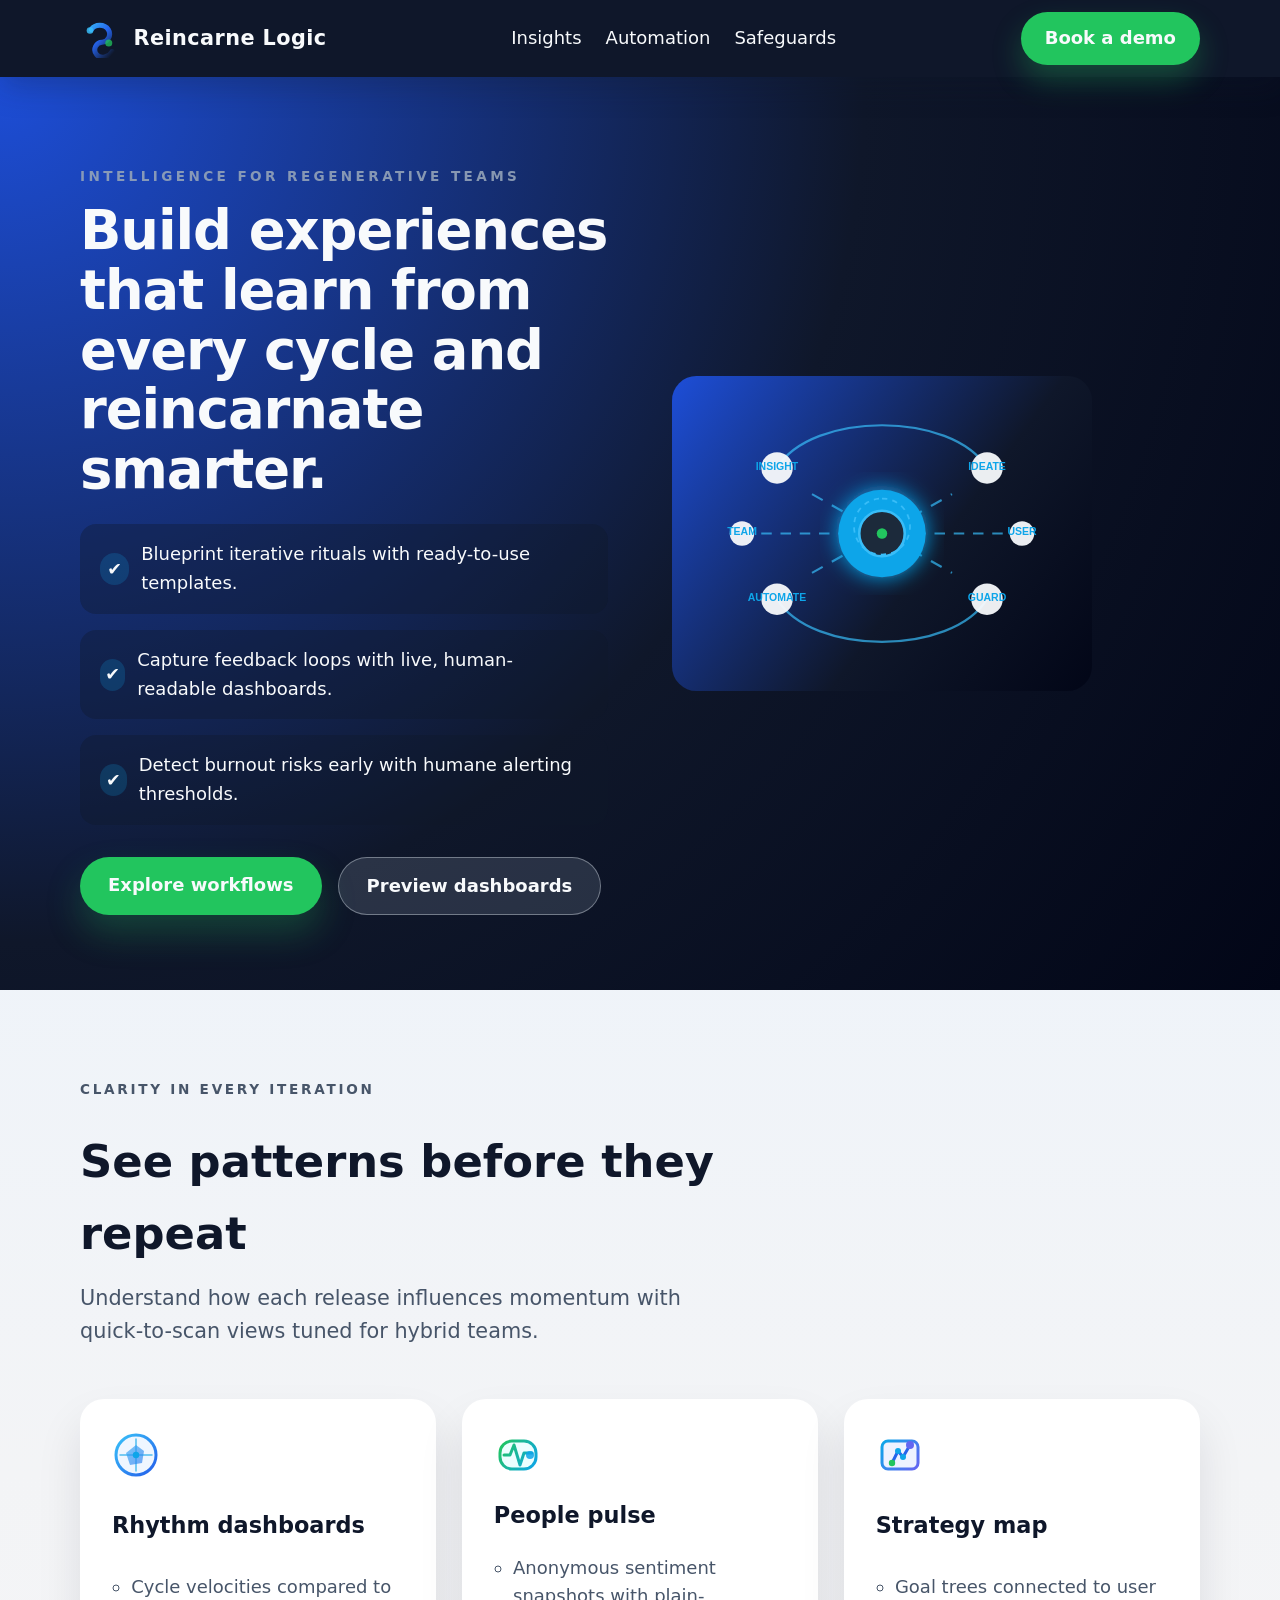
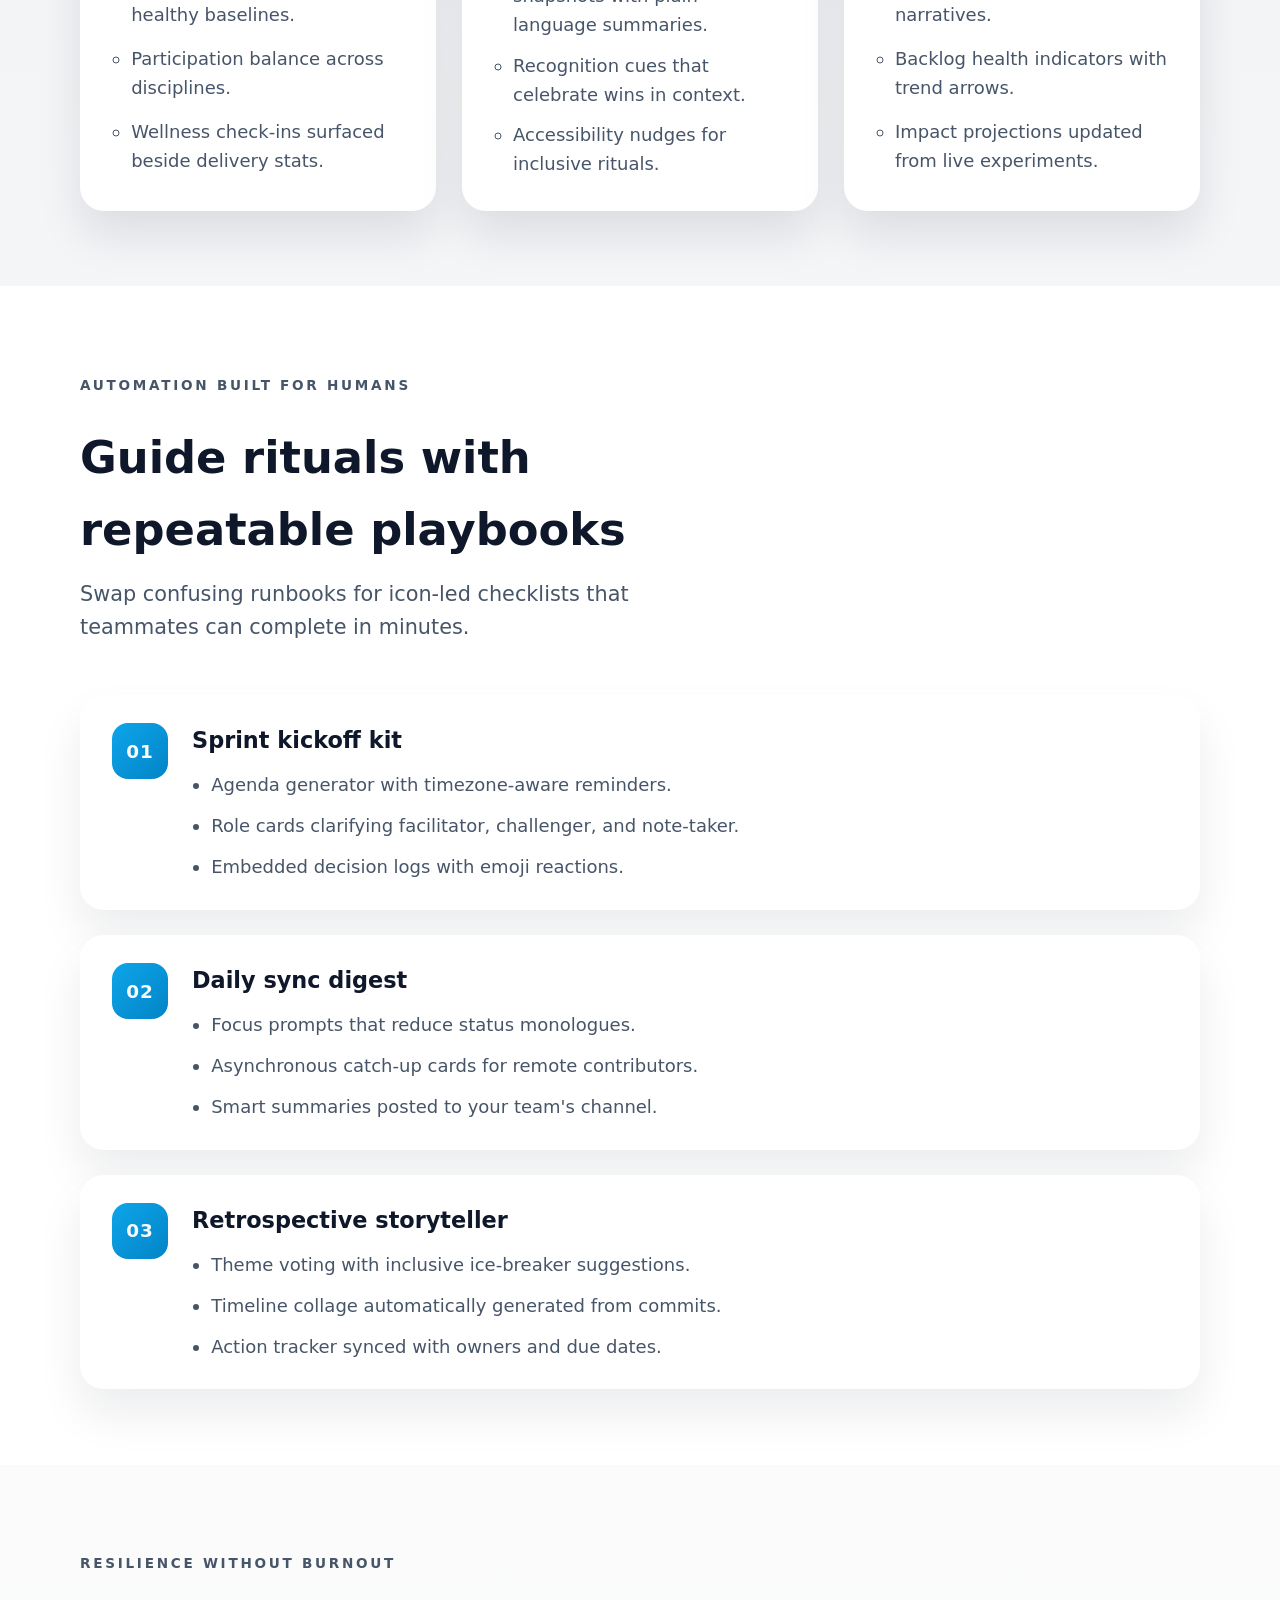
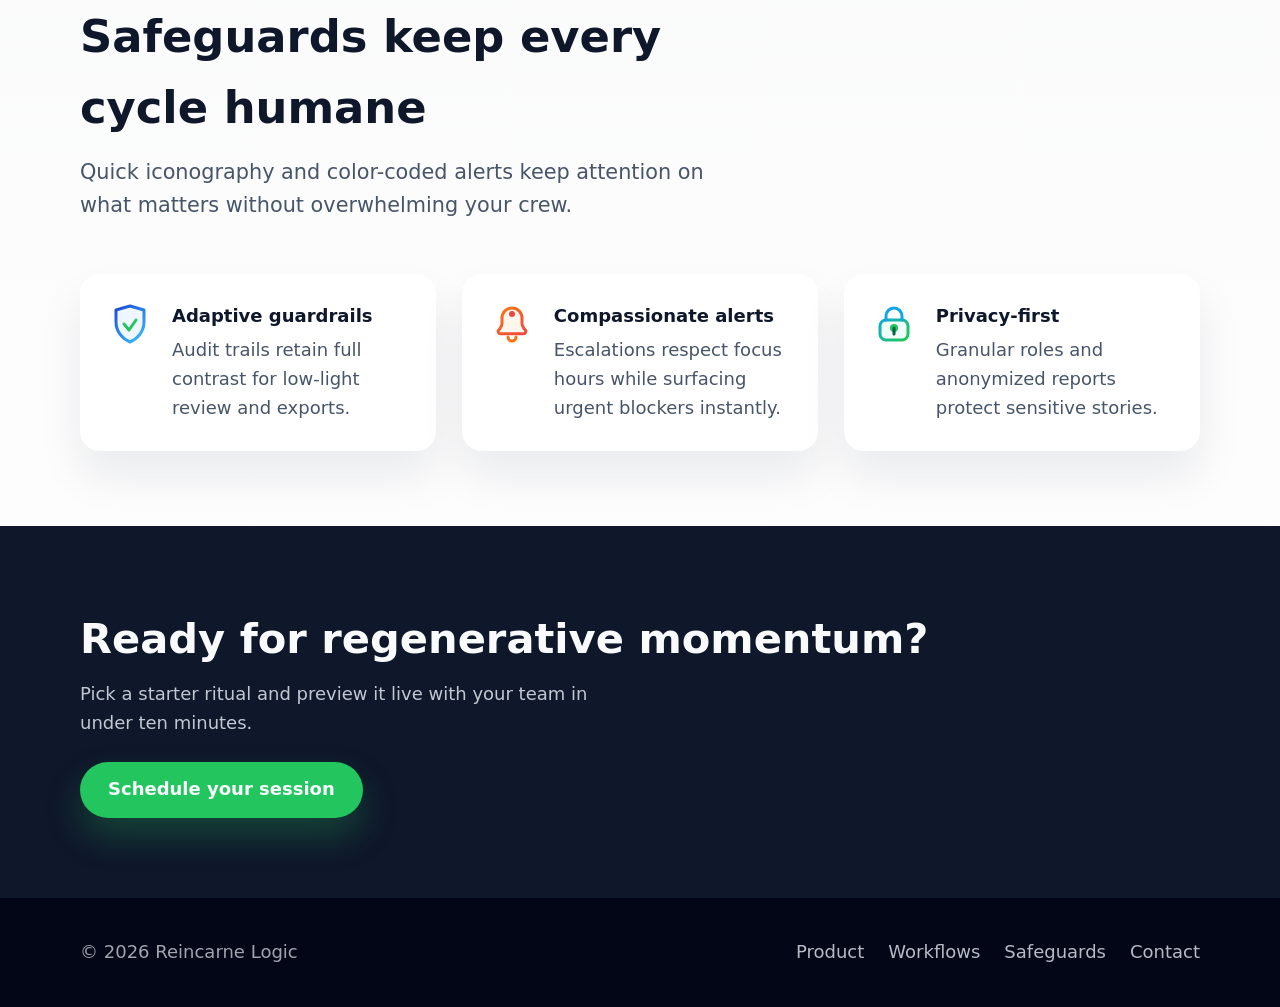
<file: index.html>
<!doctype html>
<html lang="en">
  <head>
    <meta charset="utf-8" />
    <meta name="viewport" content="width=device-width, initial-scale=1" />
    <title>Reincarne Logic | Adaptive System Design</title>
    <meta
      name="description"
      content="Design adaptive systems with clear insights, automated rituals, and resilient safeguards tailored for regenerative product teams."
    />
    <link rel="stylesheet" href="styles.css" />
  </head>
  <body>
    <a class="skip-link" href="#main">Skip to main content</a>
    <header class="site-header">
      <div class="container nav-wrapper">
        <div class="brand">
          <img
            src="assets/reincarne-mark.svg"
            alt="Reincarne Logic infinity logo"
            class="brand-mark"
            width="40"
            height="40"
          />
          <span class="brand-name">Reincarne Logic</span>
        </div>
        <nav aria-label="Primary">
          <ul class="nav-links">
            <li><a href="#insights">Insights</a></li>
            <li><a href="#automation">Automation</a></li>
            <li><a href="#safeguards">Safeguards</a></li>
          </ul>
        </nav>
        <a class="cta-button" href="#contact">Book a demo</a>
      </div>
    </header>

    <main id="main">
      <section class="hero" aria-labelledby="hero-title">
        <div class="container hero-content">
          <div class="hero-text">
            <p class="eyebrow">Intelligence for regenerative teams</p>
            <h1 id="hero-title">
              Build experiences that learn from every cycle and reincarnate
              smarter.
            </h1>
            <ul class="highlight-list" aria-label="Key benefits">
              <li>Blueprint iterative rituals with ready-to-use templates.</li>
              <li>
                Capture feedback loops with live, human-readable dashboards.
              </li>
              <li>
                Detect burnout risks early with humane alerting thresholds.
              </li>
            </ul>
            <div class="hero-actions">
              <a class="primary-action" href="#automation">Explore workflows</a>
              <a class="secondary-action" href="#insights"
                >Preview dashboards</a
              >
            </div>
          </div>
          <div class="hero-visual" role="presentation">
            <img
              src="assets/hero-illustration.svg"
              alt="Network nodes connecting data, automations, and safeguards"
              class="hero-illustration"
              width="420"
              height="360"
            />
          </div>
        </div>
      </section>

      <section id="insights" class="section" aria-labelledby="insight-title">
        <div class="container">
          <div class="section-header">
            <p class="eyebrow">Clarity in every iteration</p>
            <h2 id="insight-title">See patterns before they repeat</h2>
            <p class="section-intro">
              Understand how each release influences momentum with quick-to-scan
              views tuned for hybrid teams.
            </p>
          </div>
          <ul class="card-grid">
            <li class="feature-card">
              <img
                src="assets/insight.svg"
                alt="Analytics radar icon"
                class="feature-icon"
              />
              <h3>Rhythm dashboards</h3>
              <ul class="item-list">
                <li>Cycle velocities compared to healthy baselines.</li>
                <li>Participation balance across disciplines.</li>
                <li>Wellness check-ins surfaced beside delivery stats.</li>
              </ul>
            </li>
            <li class="feature-card">
              <img
                src="assets/pulse.svg"
                alt="Pulse wave icon"
                class="feature-icon"
              />
              <h3>People pulse</h3>
              <ul class="item-list">
                <li>
                  Anonymous sentiment snapshots with plain-language summaries.
                </li>
                <li>Recognition cues that celebrate wins in context.</li>
                <li>Accessibility nudges for inclusive rituals.</li>
              </ul>
            </li>
            <li class="feature-card">
              <img
                src="assets/map.svg"
                alt="Strategy map icon"
                class="feature-icon"
              />
              <h3>Strategy map</h3>
              <ul class="item-list">
                <li>Goal trees connected to user narratives.</li>
                <li>Backlog health indicators with trend arrows.</li>
                <li>Impact projections updated from live experiments.</li>
              </ul>
            </li>
          </ul>
        </div>
      </section>

      <section
        id="automation"
        class="section section-alt"
        aria-labelledby="automation-title"
      >
        <div class="container">
          <div class="section-header">
            <p class="eyebrow">Automation built for humans</p>
            <h2 id="automation-title">
              Guide rituals with repeatable playbooks
            </h2>
            <p class="section-intro">
              Swap confusing runbooks for icon-led checklists that teammates can
              complete in minutes.
            </p>
          </div>
          <div class="timeline">
            <article class="timeline-step">
              <div class="step-label">01</div>
              <div class="step-content">
                <h3>Sprint kickoff kit</h3>
                <ul class="item-list">
                  <li>Agenda generator with timezone-aware reminders.</li>
                  <li>
                    Role cards clarifying facilitator, challenger, and
                    note-taker.
                  </li>
                  <li>Embedded decision logs with emoji reactions.</li>
                </ul>
              </div>
            </article>
            <article class="timeline-step">
              <div class="step-label">02</div>
              <div class="step-content">
                <h3>Daily sync digest</h3>
                <ul class="item-list">
                  <li>Focus prompts that reduce status monologues.</li>
                  <li>Asynchronous catch-up cards for remote contributors.</li>
                  <li>Smart summaries posted to your team's channel.</li>
                </ul>
              </div>
            </article>
            <article class="timeline-step">
              <div class="step-label">03</div>
              <div class="step-content">
                <h3>Retrospective storyteller</h3>
                <ul class="item-list">
                  <li>Theme voting with inclusive ice-breaker suggestions.</li>
                  <li>
                    Timeline collage automatically generated from commits.
                  </li>
                  <li>Action tracker synced with owners and due dates.</li>
                </ul>
              </div>
            </article>
          </div>
        </div>
      </section>

      <section
        id="safeguards"
        class="section"
        aria-labelledby="safeguard-title"
      >
        <div class="container">
          <div class="section-header">
            <p class="eyebrow">Resilience without burnout</p>
            <h2 id="safeguard-title">Safeguards keep every cycle humane</h2>
            <p class="section-intro">
              Quick iconography and color-coded alerts keep attention on what
              matters without overwhelming your crew.
            </p>
          </div>
          <div class="metric-grid" role="list">
            <div class="metric-card" role="listitem">
              <img
                src="assets/shield.svg"
                alt="Shield icon"
                class="metric-icon"
              />
              <div>
                <p class="metric-label">Adaptive guardrails</p>
                <p class="metric-detail">
                  Audit trails retain full contrast for low-light review and
                  exports.
                </p>
              </div>
            </div>
            <div class="metric-card" role="listitem">
              <img
                src="assets/alert.svg"
                alt="Bell alert icon"
                class="metric-icon"
              />
              <div>
                <p class="metric-label">Compassionate alerts</p>
                <p class="metric-detail">
                  Escalations respect focus hours while surfacing urgent
                  blockers instantly.
                </p>
              </div>
            </div>
            <div class="metric-card" role="listitem">
              <img
                src="assets/lock.svg"
                alt="Secure lock icon"
                class="metric-icon"
              />
              <div>
                <p class="metric-label">Privacy-first</p>
                <p class="metric-detail">
                  Granular roles and anonymized reports protect sensitive
                  stories.
                </p>
              </div>
            </div>
          </div>
        </div>
      </section>

      <section id="contact" class="cta-section" aria-labelledby="cta-title">
        <div class="container cta-content">
          <div>
            <h2 id="cta-title">Ready for regenerative momentum?</h2>
            <p>
              Pick a starter ritual and preview it live with your team in under
              ten minutes.
            </p>
          </div>
          <a class="primary-action" href="mailto:hello@reincarnelogic.com"
            >Schedule your session</a
          >
        </div>
      </section>
    </main>

    <footer class="site-footer">
      <div class="container footer-content">
        <p class="footer-brand">© <span id="year"></span> Reincarne Logic</p>
        <ul class="footer-links">
          <li><a href="#insights">Product</a></li>
          <li><a href="#automation">Workflows</a></li>
          <li><a href="#safeguards">Safeguards</a></li>
          <li><a href="#contact">Contact</a></li>
        </ul>
      </div>
    </footer>

    <script>
      const yearEl = document.getElementById("year");
      if (yearEl) {
        yearEl.textContent = new Date().getFullYear();
      }
    </script>
  </body>
</html>
</file>
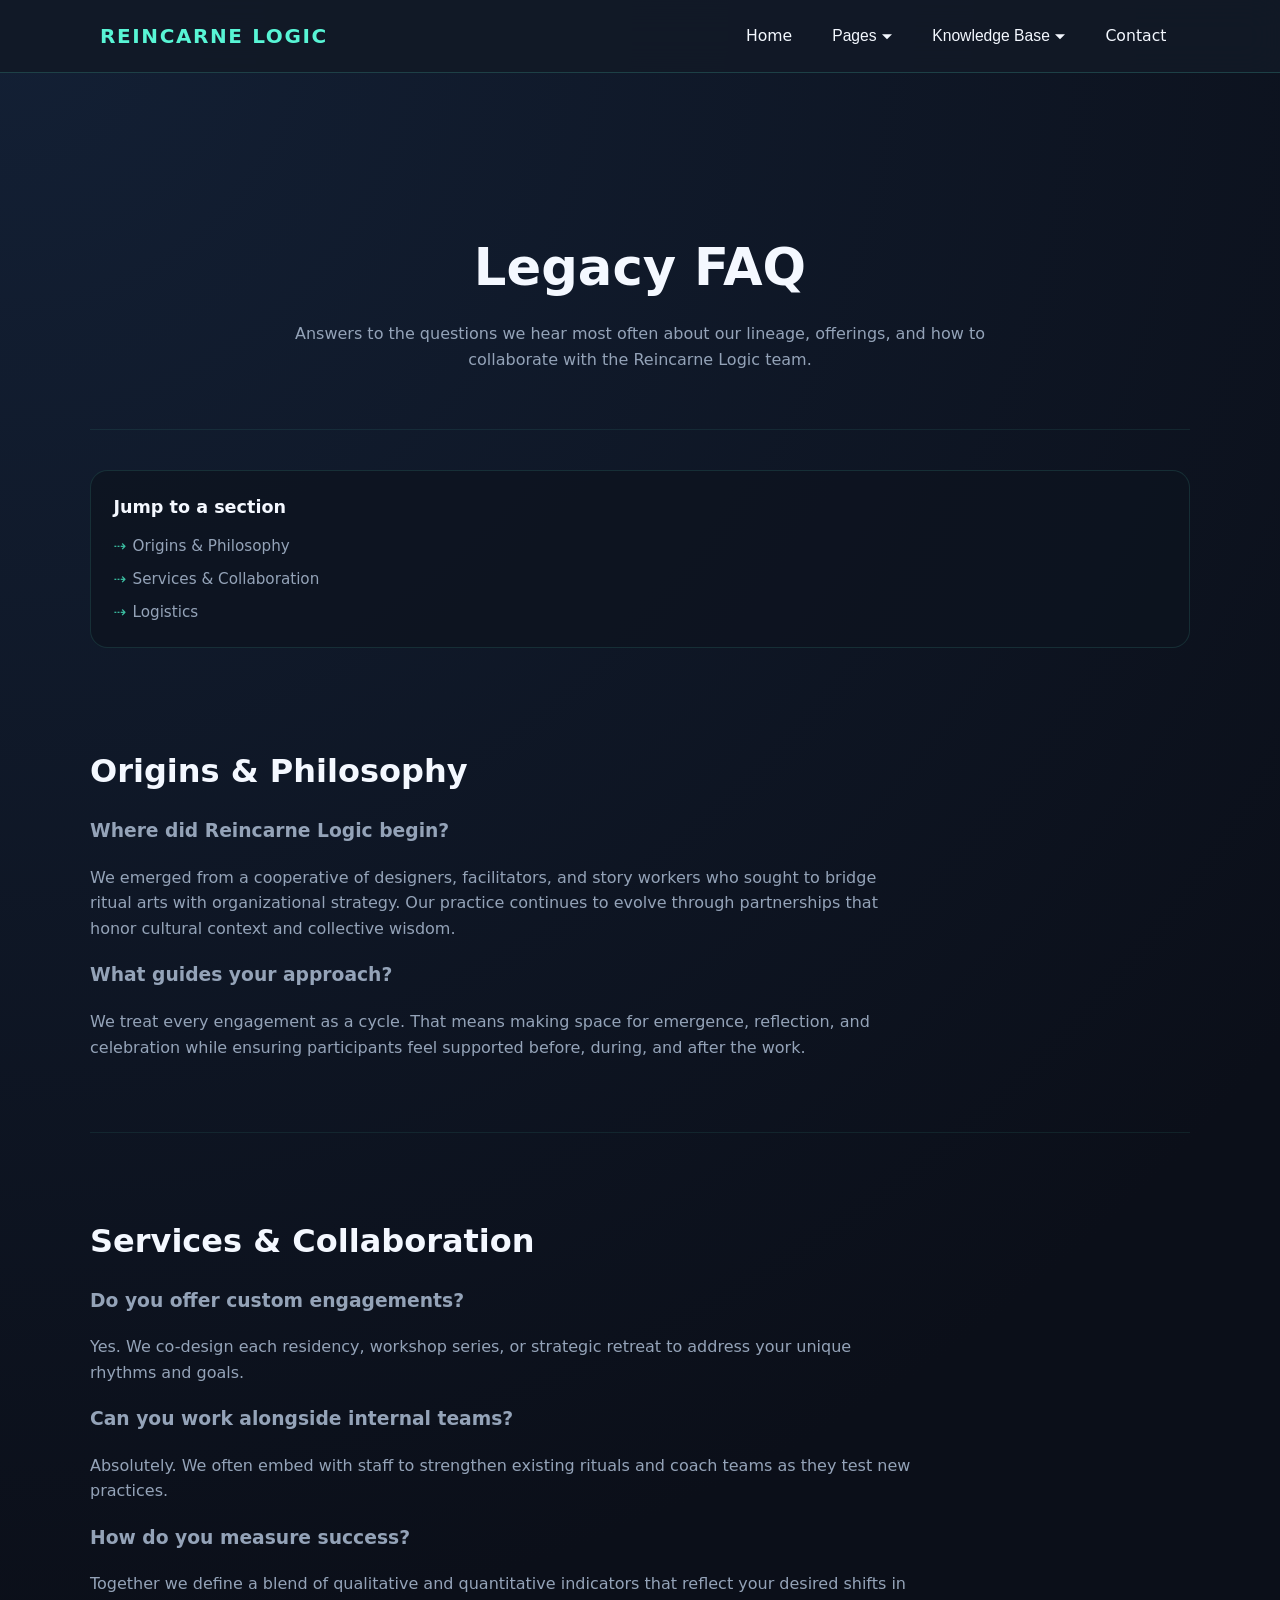
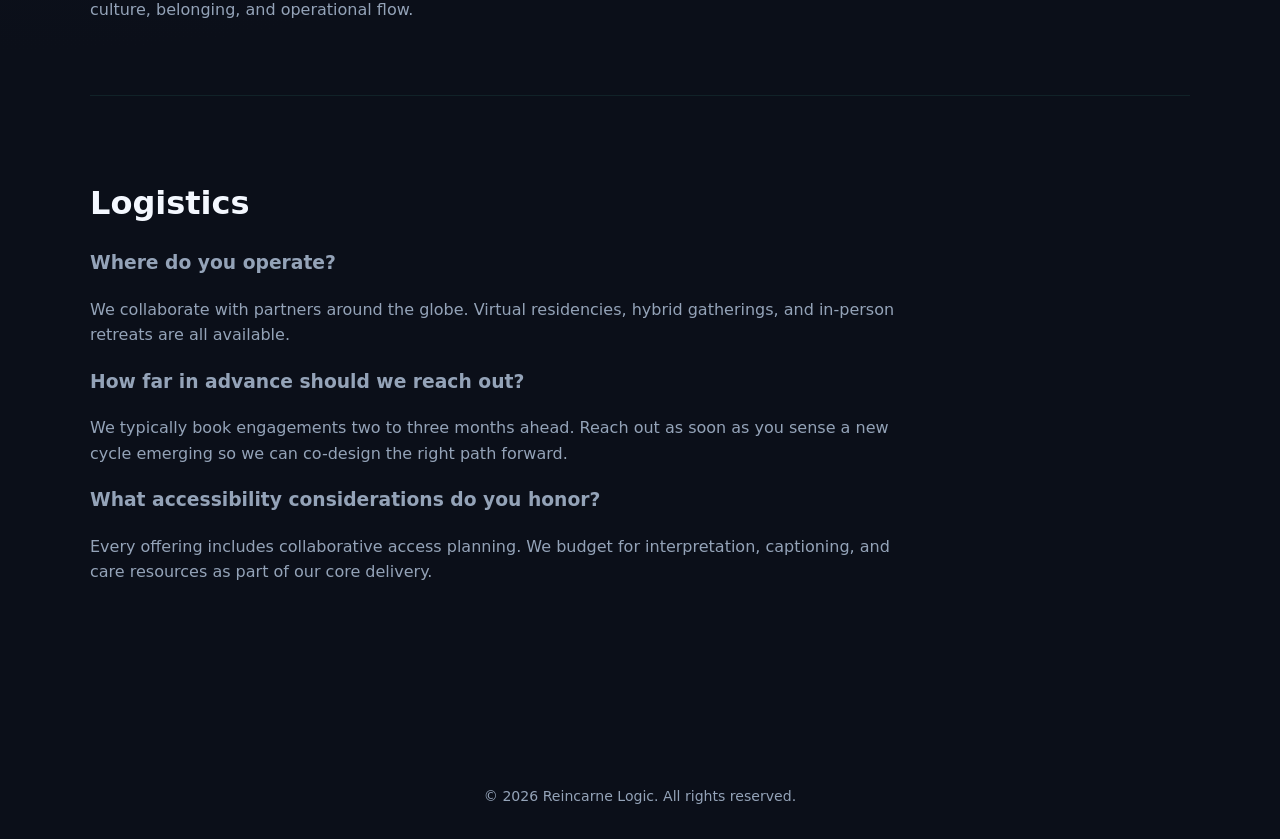
<file: pages/faq.html>
<!DOCTYPE html>
<html lang="en">
  <head>
    <meta charset="UTF-8" />
    <meta name="viewport" content="width=device-width, initial-scale=1.0" />
    <title>Legacy FAQ · Reincarne Logic</title>
    <link rel="stylesheet" href="../assets/css/styles.css" />
  </head>
  <body>
    <header class="site-header">
      <div class="nav-container">
        <a class="logo" href="../index.html">Reincarne Logic</a>
        <nav class="primary-nav" aria-label="Primary navigation">
          <button
            class="nav-toggle"
            type="button"
            aria-expanded="false"
            aria-controls="primary-nav-list"
          >
            Menu
          </button>
          <ul class="nav-list" id="primary-nav-list" data-open="false">
            <li class="nav-item"><a href="../index.html#intro">Home</a></li>
            <li class="nav-item has-dropdown" data-open="false">
              <button class="dropdown-toggle" type="button" aria-expanded="false">
                Pages
              </button>
              <ul class="dropdown-menu" aria-label="Pages">
                <li><a href="overview.html">Project Overview</a></li>
                <li><a href="research.html">Research Notes</a></li>
                <li><a href="faq.html" aria-current="page">Legacy FAQ</a></li>
              </ul>
            </li>
            <li class="nav-item has-dropdown" data-open="false">
              <button class="dropdown-toggle" type="button" aria-expanded="false">
                Knowledge Base
              </button>
              <ul class="dropdown-menu" aria-label="Knowledge Base">
                <li><a href="../index.html#mission">Mission &amp; Methods</a></li>
                <li><a href="../index.html#case-studies">Case Studies</a></li>
                <li><a href="../index.html#tools">Tools &amp; Archives</a></li>
              </ul>
            </li>
            <li class="nav-item"><a href="../index.html#contact">Contact</a></li>
          </ul>
        </nav>
      </div>
    </header>

    <main id="main-content" tabindex="-1">
      <section class="hero">
        <h1>Legacy FAQ</h1>
        <p>
          Answers to the questions we hear most often about our lineage,
          offerings, and how to collaborate with the Reincarne Logic team.
        </p>
      </section>

      <nav class="anchor-nav" aria-label="On this page">
        <h2>Jump to a section</h2>
        <ul>
          <li><a href="#origins">Origins &amp; Philosophy</a></li>
          <li><a href="#offerings">Services &amp; Collaboration</a></li>
          <li><a href="#logistics">Logistics</a></li>
        </ul>
      </nav>

      <section id="origins">
        <h2 class="section-heading">Origins &amp; Philosophy</h2>
        <div class="section-content">
          <h3>Where did Reincarne Logic begin?</h3>
          <p>
            We emerged from a cooperative of designers, facilitators, and story
            workers who sought to bridge ritual arts with organizational
            strategy. Our practice continues to evolve through partnerships that
            honor cultural context and collective wisdom.
          </p>
          <h3>What guides your approach?</h3>
          <p>
            We treat every engagement as a cycle. That means making space for
            emergence, reflection, and celebration while ensuring participants
            feel supported before, during, and after the work.
          </p>
        </div>
      </section>

      <section id="offerings">
        <h2 class="section-heading">Services &amp; Collaboration</h2>
        <div class="section-content">
          <h3>Do you offer custom engagements?</h3>
          <p>
            Yes. We co-design each residency, workshop series, or strategic
            retreat to address your unique rhythms and goals.
          </p>
          <h3>Can you work alongside internal teams?</h3>
          <p>
            Absolutely. We often embed with staff to strengthen existing rituals
            and coach teams as they test new practices.
          </p>
          <h3>How do you measure success?</h3>
          <p>
            Together we define a blend of qualitative and quantitative
            indicators that reflect your desired shifts in culture, belonging,
            and operational flow.
          </p>
        </div>
      </section>

      <section id="logistics">
        <h2 class="section-heading">Logistics</h2>
        <div class="section-content">
          <h3>Where do you operate?</h3>
          <p>
            We collaborate with partners around the globe. Virtual residencies,
            hybrid gatherings, and in-person retreats are all available.
          </p>
          <h3>How far in advance should we reach out?</h3>
          <p>
            We typically book engagements two to three months ahead. Reach out as
            soon as you sense a new cycle emerging so we can co-design the right
            path forward.
          </p>
          <h3>What accessibility considerations do you honor?</h3>
          <p>
            Every offering includes collaborative access planning. We budget for
            interpretation, captioning, and care resources as part of our core
            delivery.
          </p>
        </div>
      </section>
    </main>

    <footer>
      © <span id="year"></span> Reincarne Logic. All rights reserved.
    </footer>

    <script src="../assets/js/navigation.js" defer></script>
    <script>
      document.getElementById('year').textContent = new Date().getFullYear();
    </script>
  </body>
</html>
</file>
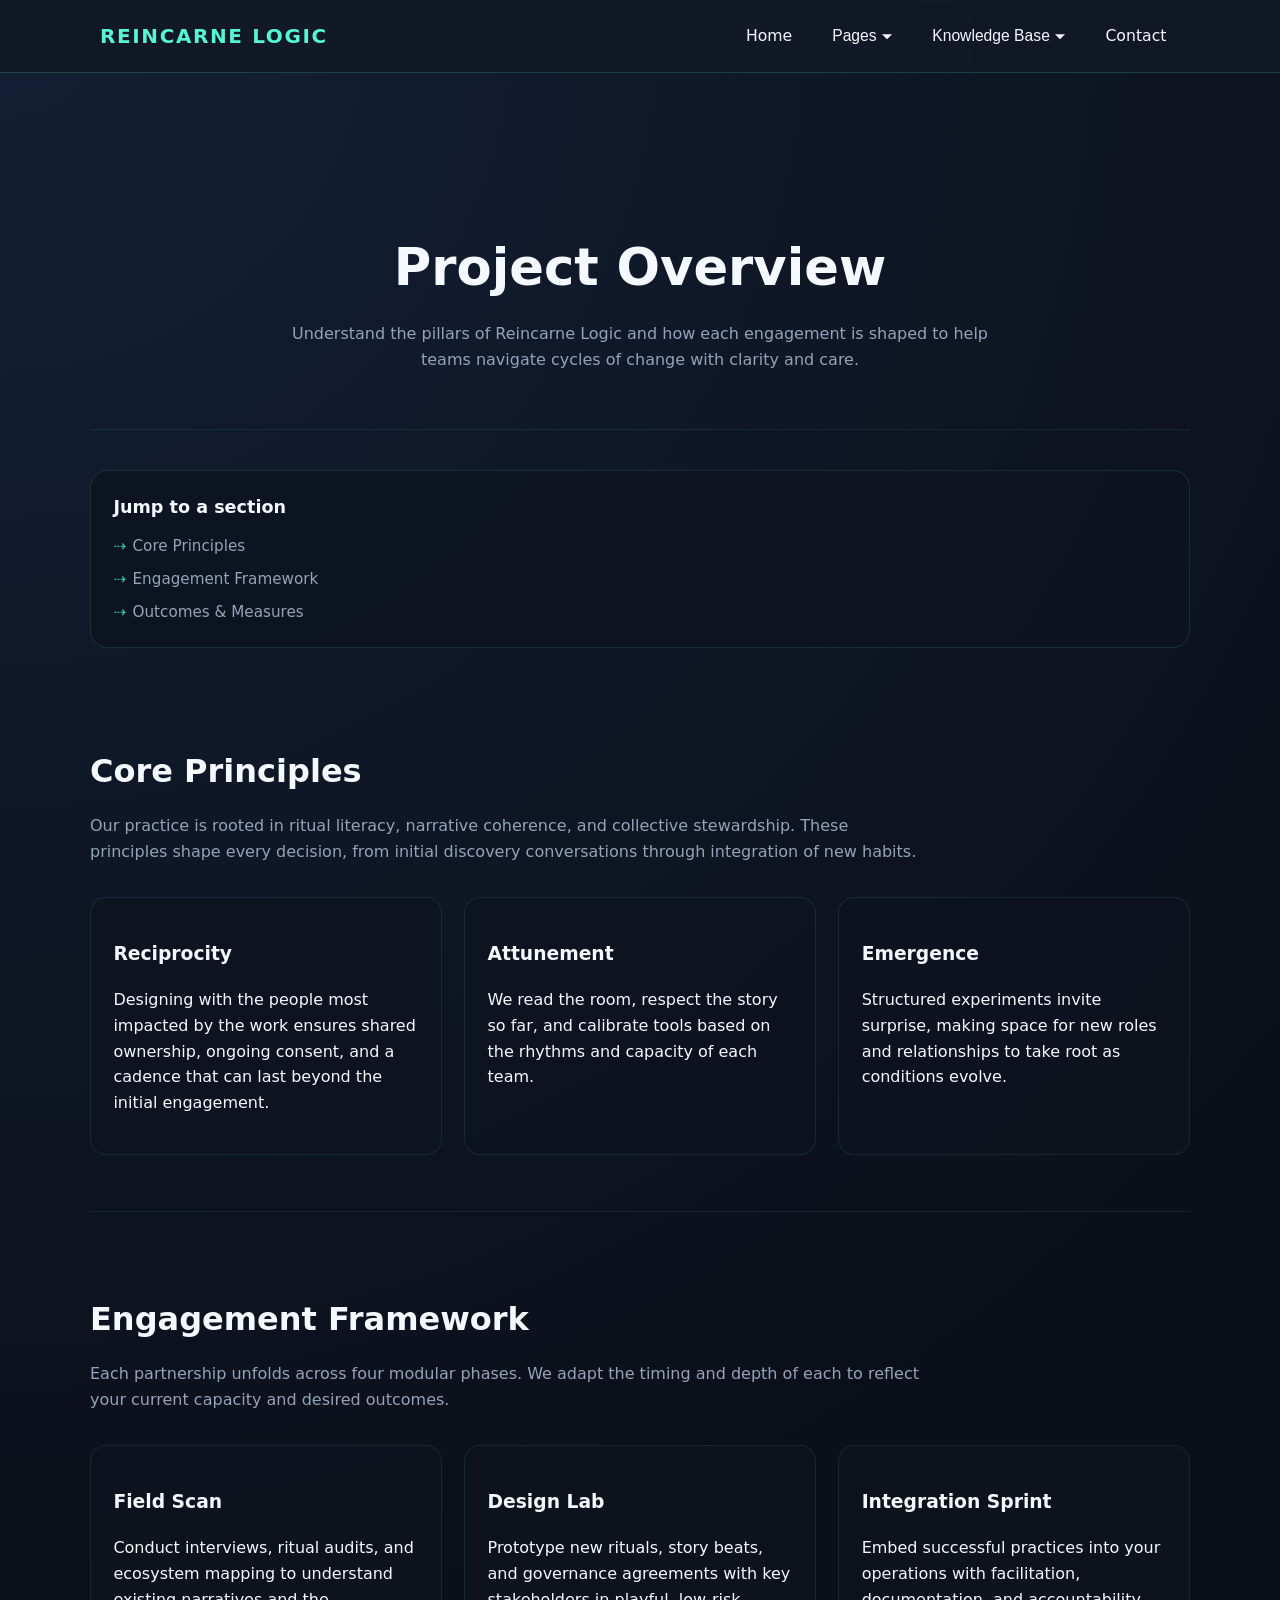
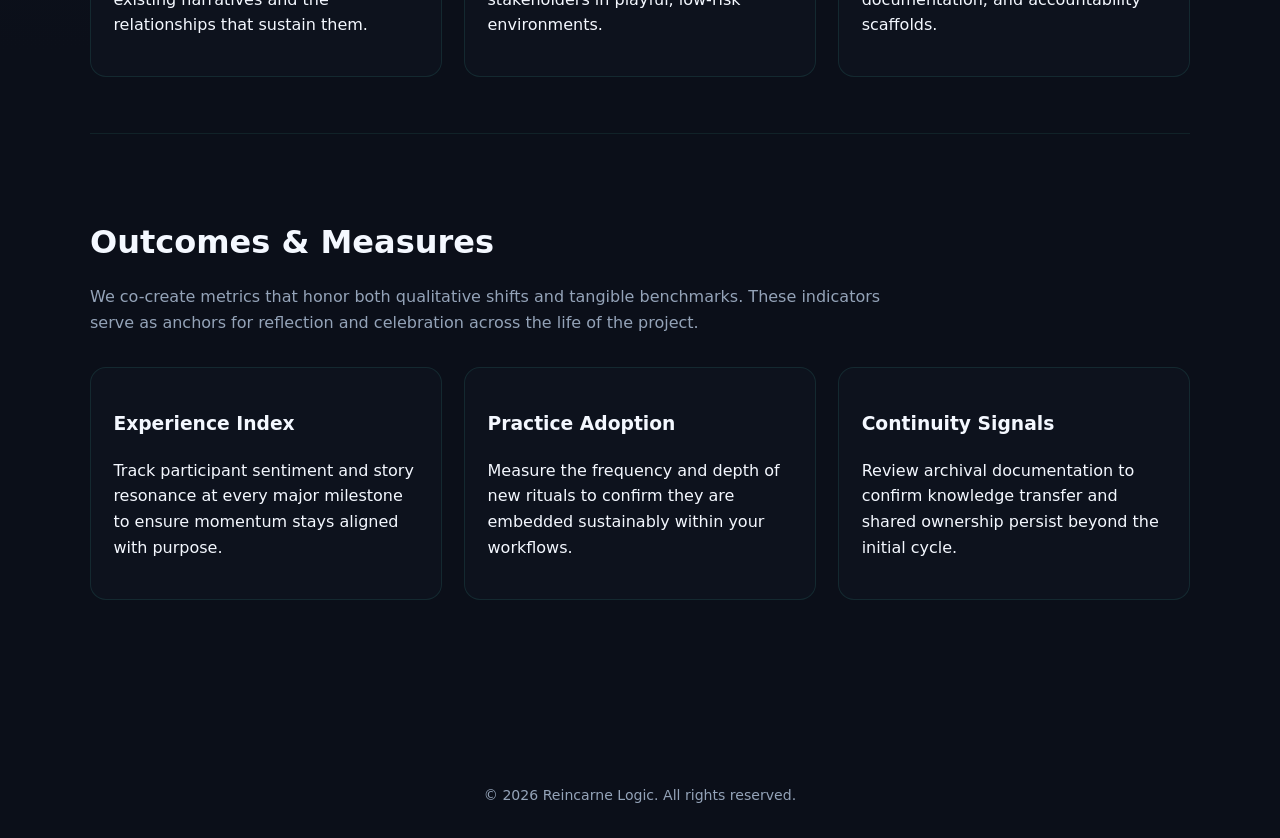
<file: pages/overview.html>
<!DOCTYPE html>
<html lang="en">
  <head>
    <meta charset="UTF-8" />
    <meta name="viewport" content="width=device-width, initial-scale=1.0" />
    <title>Project Overview · Reincarne Logic</title>
    <link rel="stylesheet" href="../assets/css/styles.css" />
  </head>
  <body>
    <header class="site-header">
      <div class="nav-container">
        <a class="logo" href="../index.html">Reincarne Logic</a>
        <nav class="primary-nav" aria-label="Primary navigation">
          <button
            class="nav-toggle"
            type="button"
            aria-expanded="false"
            aria-controls="primary-nav-list"
          >
            Menu
          </button>
          <ul class="nav-list" id="primary-nav-list" data-open="false">
            <li class="nav-item"><a href="../index.html#intro">Home</a></li>
            <li class="nav-item has-dropdown" data-open="false">
              <button class="dropdown-toggle" type="button" aria-expanded="false">
                Pages
              </button>
              <ul class="dropdown-menu" aria-label="Pages">
                <li><a href="overview.html" aria-current="page">Project Overview</a></li>
                <li><a href="research.html">Research Notes</a></li>
                <li><a href="faq.html">Legacy FAQ</a></li>
              </ul>
            </li>
            <li class="nav-item has-dropdown" data-open="false">
              <button class="dropdown-toggle" type="button" aria-expanded="false">
                Knowledge Base
              </button>
              <ul class="dropdown-menu" aria-label="Knowledge Base">
                <li><a href="../index.html#mission">Mission &amp; Methods</a></li>
                <li><a href="../index.html#case-studies">Case Studies</a></li>
                <li><a href="../index.html#tools">Tools &amp; Archives</a></li>
              </ul>
            </li>
            <li class="nav-item"><a href="../index.html#contact">Contact</a></li>
          </ul>
        </nav>
      </div>
    </header>

    <main id="main-content" tabindex="-1">
      <section class="hero">
        <h1>Project Overview</h1>
        <p>
          Understand the pillars of Reincarne Logic and how each engagement is
          shaped to help teams navigate cycles of change with clarity and care.
        </p>
      </section>

      <nav class="anchor-nav" aria-label="On this page">
        <h2>Jump to a section</h2>
        <ul>
          <li><a href="#principles">Core Principles</a></li>
          <li><a href="#framework">Engagement Framework</a></li>
          <li><a href="#outcomes">Outcomes &amp; Measures</a></li>
        </ul>
      </nav>

      <section id="principles">
        <h2 class="section-heading">Core Principles</h2>
        <p class="section-content">
          Our practice is rooted in ritual literacy, narrative coherence, and
          collective stewardship. These principles shape every decision, from
          initial discovery conversations through integration of new habits.
        </p>
        <div class="card-grid" role="list">
          <article class="card" role="listitem">
            <h3>Reciprocity</h3>
            <p>
              Designing with the people most impacted by the work ensures shared
              ownership, ongoing consent, and a cadence that can last beyond the
              initial engagement.
            </p>
          </article>
          <article class="card" role="listitem">
            <h3>Attunement</h3>
            <p>
              We read the room, respect the story so far, and calibrate tools
              based on the rhythms and capacity of each team.
            </p>
          </article>
          <article class="card" role="listitem">
            <h3>Emergence</h3>
            <p>
              Structured experiments invite surprise, making space for new roles
              and relationships to take root as conditions evolve.
            </p>
          </article>
        </div>
      </section>

      <section id="framework">
        <h2 class="section-heading">Engagement Framework</h2>
        <p class="section-content">
          Each partnership unfolds across four modular phases. We adapt the
          timing and depth of each to reflect your current capacity and desired
          outcomes.
        </p>
        <div class="card-grid" role="list">
          <article class="card" role="listitem">
            <h3>Field Scan</h3>
            <p>
              Conduct interviews, ritual audits, and ecosystem mapping to
              understand existing narratives and the relationships that sustain
              them.
            </p>
          </article>
          <article class="card" role="listitem">
            <h3>Design Lab</h3>
            <p>
              Prototype new rituals, story beats, and governance agreements with
              key stakeholders in playful, low-risk environments.
            </p>
          </article>
          <article class="card" role="listitem">
            <h3>Integration Sprint</h3>
            <p>
              Embed successful practices into your operations with facilitation,
              documentation, and accountability scaffolds.
            </p>
          </article>
        </div>
      </section>

      <section id="outcomes">
        <h2 class="section-heading">Outcomes &amp; Measures</h2>
        <p class="section-content">
          We co-create metrics that honor both qualitative shifts and tangible
          benchmarks. These indicators serve as anchors for reflection and
          celebration across the life of the project.
        </p>
        <div class="card-grid" role="list">
          <article class="card" role="listitem">
            <h3>Experience Index</h3>
            <p>
              Track participant sentiment and story resonance at every major
              milestone to ensure momentum stays aligned with purpose.
            </p>
          </article>
          <article class="card" role="listitem">
            <h3>Practice Adoption</h3>
            <p>
              Measure the frequency and depth of new rituals to confirm they are
              embedded sustainably within your workflows.
            </p>
          </article>
          <article class="card" role="listitem">
            <h3>Continuity Signals</h3>
            <p>
              Review archival documentation to confirm knowledge transfer and
              shared ownership persist beyond the initial cycle.
            </p>
          </article>
        </div>
      </section>
    </main>

    <footer>
      © <span id="year"></span> Reincarne Logic. All rights reserved.
    </footer>

    <script src="../assets/js/navigation.js" defer></script>
    <script>
      document.getElementById('year').textContent = new Date().getFullYear();
    </script>
  </body>
</html>
</file>
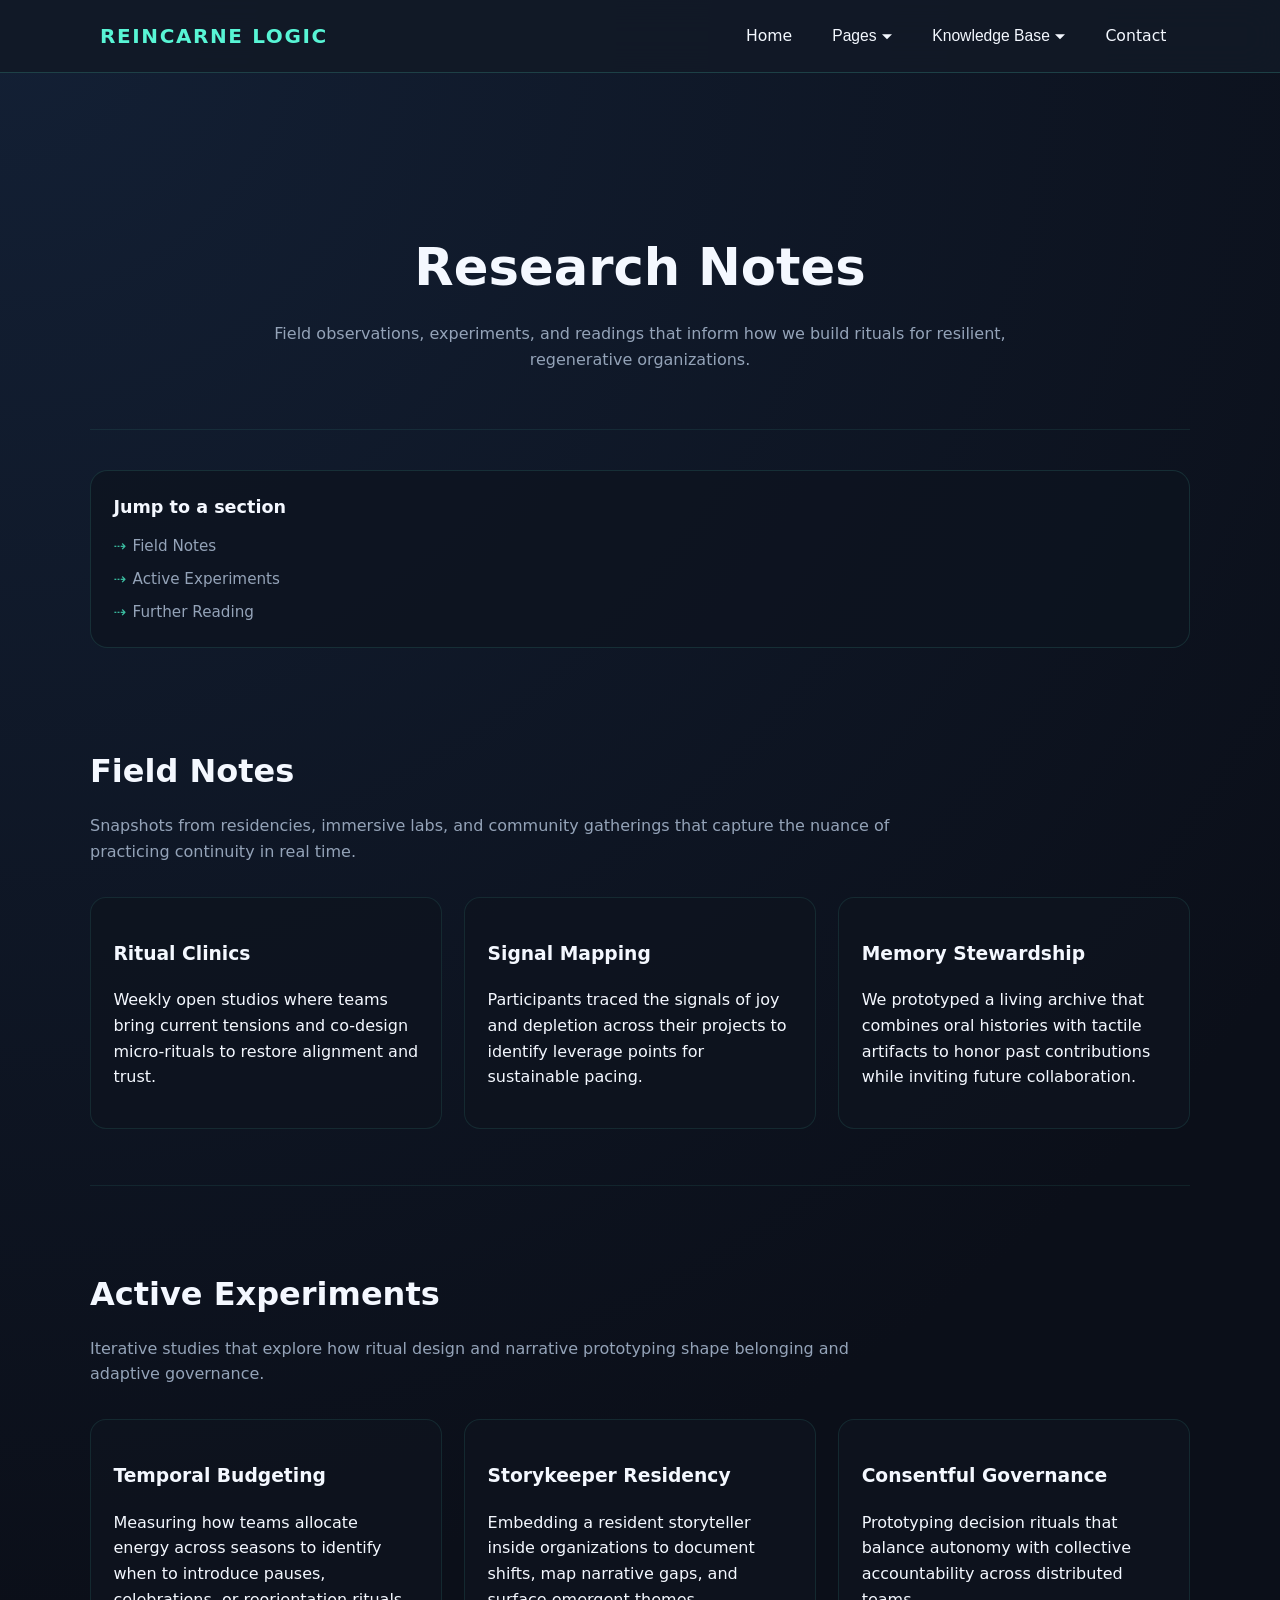
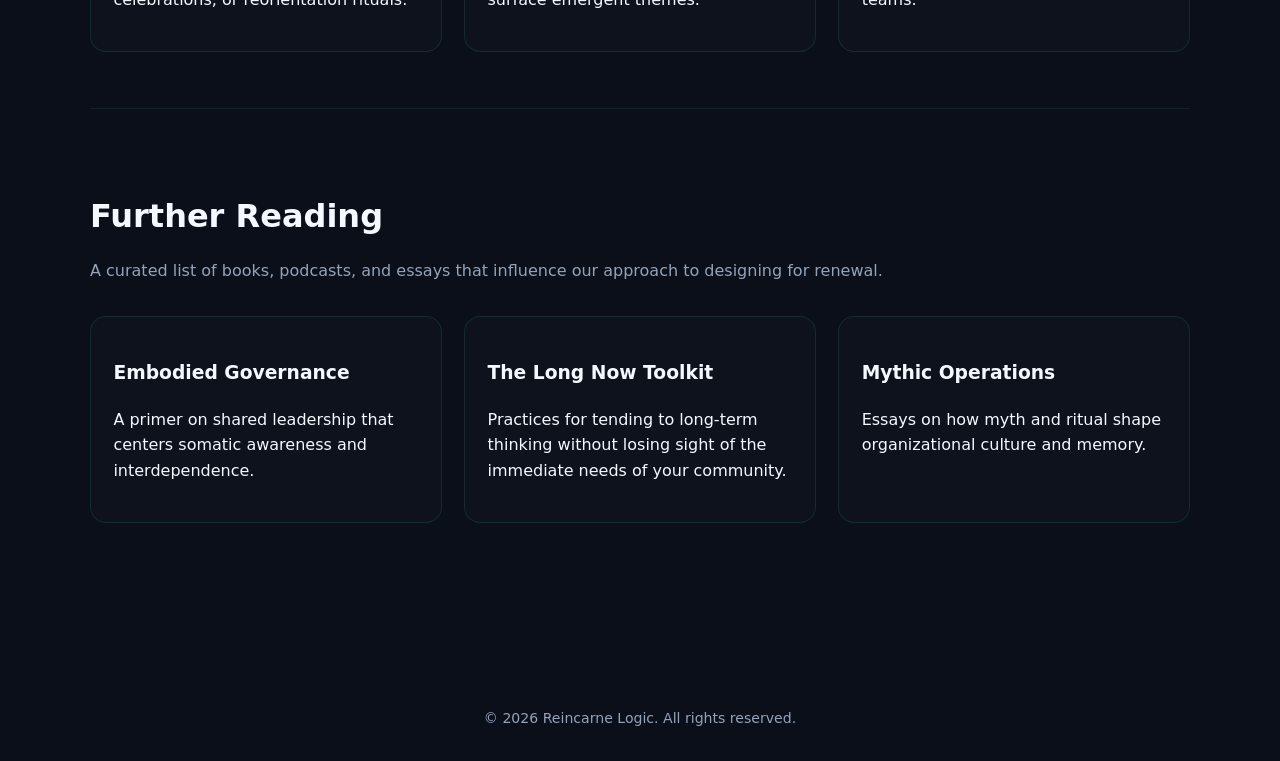
<file: pages/research.html>
<!DOCTYPE html>
<html lang="en">
  <head>
    <meta charset="UTF-8" />
    <meta name="viewport" content="width=device-width, initial-scale=1.0" />
    <title>Research Notes · Reincarne Logic</title>
    <link rel="stylesheet" href="../assets/css/styles.css" />
  </head>
  <body>
    <header class="site-header">
      <div class="nav-container">
        <a class="logo" href="../index.html">Reincarne Logic</a>
        <nav class="primary-nav" aria-label="Primary navigation">
          <button
            class="nav-toggle"
            type="button"
            aria-expanded="false"
            aria-controls="primary-nav-list"
          >
            Menu
          </button>
          <ul class="nav-list" id="primary-nav-list" data-open="false">
            <li class="nav-item"><a href="../index.html#intro">Home</a></li>
            <li class="nav-item has-dropdown" data-open="false">
              <button class="dropdown-toggle" type="button" aria-expanded="false">
                Pages
              </button>
              <ul class="dropdown-menu" aria-label="Pages">
                <li><a href="overview.html">Project Overview</a></li>
                <li><a href="research.html" aria-current="page">Research Notes</a></li>
                <li><a href="faq.html">Legacy FAQ</a></li>
              </ul>
            </li>
            <li class="nav-item has-dropdown" data-open="false">
              <button class="dropdown-toggle" type="button" aria-expanded="false">
                Knowledge Base
              </button>
              <ul class="dropdown-menu" aria-label="Knowledge Base">
                <li><a href="../index.html#mission">Mission &amp; Methods</a></li>
                <li><a href="../index.html#case-studies">Case Studies</a></li>
                <li><a href="../index.html#tools">Tools &amp; Archives</a></li>
              </ul>
            </li>
            <li class="nav-item"><a href="../index.html#contact">Contact</a></li>
          </ul>
        </nav>
      </div>
    </header>

    <main id="main-content" tabindex="-1">
      <section class="hero">
        <h1>Research Notes</h1>
        <p>
          Field observations, experiments, and readings that inform how we build
          rituals for resilient, regenerative organizations.
        </p>
      </section>

      <nav class="anchor-nav" aria-label="On this page">
        <h2>Jump to a section</h2>
        <ul>
          <li><a href="#fieldnotes">Field Notes</a></li>
          <li><a href="#experiments">Active Experiments</a></li>
          <li><a href="#bibliography">Further Reading</a></li>
        </ul>
      </nav>

      <section id="fieldnotes">
        <h2 class="section-heading">Field Notes</h2>
        <p class="section-content">
          Snapshots from residencies, immersive labs, and community gatherings
          that capture the nuance of practicing continuity in real time.
        </p>
        <div class="card-grid" role="list">
          <article class="card" role="listitem">
            <h3>Ritual Clinics</h3>
            <p>
              Weekly open studios where teams bring current tensions and co-design
              micro-rituals to restore alignment and trust.
            </p>
          </article>
          <article class="card" role="listitem">
            <h3>Signal Mapping</h3>
            <p>
              Participants traced the signals of joy and depletion across their
              projects to identify leverage points for sustainable pacing.
            </p>
          </article>
          <article class="card" role="listitem">
            <h3>Memory Stewardship</h3>
            <p>
              We prototyped a living archive that combines oral histories with
              tactile artifacts to honor past contributions while inviting future
              collaboration.
            </p>
          </article>
        </div>
      </section>

      <section id="experiments">
        <h2 class="section-heading">Active Experiments</h2>
        <p class="section-content">
          Iterative studies that explore how ritual design and narrative
          prototyping shape belonging and adaptive governance.
        </p>
        <div class="card-grid" role="list">
          <article class="card" role="listitem">
            <h3>Temporal Budgeting</h3>
            <p>
              Measuring how teams allocate energy across seasons to identify when
              to introduce pauses, celebrations, or reorientation rituals.
            </p>
          </article>
          <article class="card" role="listitem">
            <h3>Storykeeper Residency</h3>
            <p>
              Embedding a resident storyteller inside organizations to document
              shifts, map narrative gaps, and surface emergent themes.
            </p>
          </article>
          <article class="card" role="listitem">
            <h3>Consentful Governance</h3>
            <p>
              Prototyping decision rituals that balance autonomy with collective
              accountability across distributed teams.
            </p>
          </article>
        </div>
      </section>

      <section id="bibliography">
        <h2 class="section-heading">Further Reading</h2>
        <p class="section-content">
          A curated list of books, podcasts, and essays that influence our
          approach to designing for renewal.
        </p>
        <div class="card-grid" role="list">
          <article class="card" role="listitem">
            <h3>Embodied Governance</h3>
            <p>
              A primer on shared leadership that centers somatic awareness and
              interdependence.
            </p>
          </article>
          <article class="card" role="listitem">
            <h3>The Long Now Toolkit</h3>
            <p>
              Practices for tending to long-term thinking without losing sight of
              the immediate needs of your community.
            </p>
          </article>
          <article class="card" role="listitem">
            <h3>Mythic Operations</h3>
            <p>
              Essays on how myth and ritual shape organizational culture and
              memory.
            </p>
          </article>
        </div>
      </section>
    </main>

    <footer>
      © <span id="year"></span> Reincarne Logic. All rights reserved.
    </footer>

    <script src="../assets/js/navigation.js" defer></script>
    <script>
      document.getElementById('year').textContent = new Date().getFullYear();
    </script>
  </body>
</html>
</file>
<file: styles.css>
:root {
  color-scheme: light;
  --color-bg: #f3f4f6;
  --color-surface: #ffffff;
  --color-surface-alt: #0f172a;
  --color-text: #0f172a;
  --color-text-on-dark: #f8fafc;
  --color-accent: #0ea5e9;
  --color-accent-strong: #0284c7;
  --color-success: #22c55e;
  --color-muted: #475569;
  --max-width: min(1120px, calc(100% - 3.5rem));
  font-size: 16px;
}

* {
  box-sizing: border-box;
}

body {
  margin: 0;
  font-family:
    "Inter",
    "Segoe UI",
    system-ui,
    -apple-system,
    sans-serif;
  font-size: clamp(1rem, 0.98rem + 0.3vw, 1.125rem);
  line-height: 1.6;
  color: var(--color-text);
  background: linear-gradient(
    180deg,
    #e8f3ff 0%,
    var(--color-bg) 35%,
    #fff 100%
  );
}

img {
  max-width: 100%;
  height: auto;
  display: block;
}

a {
  color: var(--color-accent-strong);
  text-decoration: none;
}

a:hover,
a:focus {
  text-decoration: underline;
}

.skip-link {
  position: absolute;
  top: -4rem;
  left: 1rem;
  background: var(--color-accent-strong);
  color: var(--color-text-on-dark);
  padding: 0.75rem 1.5rem;
  border-radius: 999px;
  font-weight: 600;
  transition: top 0.2s ease;
  z-index: 1000;
}

.skip-link:focus {
  top: 1rem;
}

.container {
  width: 100%;
  margin: 0 auto;
  max-width: var(--max-width);
}

.site-header {
  background: var(--color-surface-alt);
  color: var(--color-text-on-dark);
  padding: 0.75rem 0;
  position: sticky;
  top: 0;
  z-index: 10;
  box-shadow: 0 10px 30px rgba(15, 23, 42, 0.25);
}

.nav-wrapper {
  display: flex;
  align-items: center;
  justify-content: space-between;
  gap: 1.5rem;
}

.brand {
  display: flex;
  align-items: center;
  gap: 0.85rem;
  font-weight: 700;
  font-size: clamp(1.1rem, 1rem + 0.5vw, 1.3rem);
  letter-spacing: 0.02em;
}

.brand-name {
  color: var(--color-text-on-dark);
}

.nav-links {
  display: flex;
  gap: 1.5rem;
  list-style: none;
  margin: 0;
  padding: 0;
}

.nav-links a {
  color: var(--color-text-on-dark);
  font-weight: 500;
}

.nav-links a:focus,
.nav-links a:hover {
  color: var(--color-accent);
}

.cta-button {
  background: var(--color-success);
  color: var(--color-text-on-dark);
  padding: 0.75rem 1.5rem;
  border-radius: 999px;
  font-weight: 600;
  display: inline-flex;
  align-items: center;
  justify-content: center;
  box-shadow: 0 15px 30px rgba(34, 197, 94, 0.3);
}

.cta-button:focus,
.cta-button:hover {
  background: #16a34a;
}

.hero {
  padding: clamp(3rem, 4vw + 1.5rem, 6rem) 0;
  color: var(--color-text-on-dark);
  background: radial-gradient(
    circle at top left,
    #1d4ed8 0%,
    #0f172a 55%,
    #020617 100%
  );
}

.hero-content {
  display: grid;
  gap: clamp(2rem, 5vw, 4rem);
  grid-template-columns: repeat(auto-fit, minmax(280px, 1fr));
  align-items: center;
}

.hero-text h1 {
  font-size: clamp(2.4rem, 1.8rem + 2vw, 3.6rem);
  line-height: 1.1;
  margin: 0 0 1.5rem;
  letter-spacing: -0.02em;
}

.hero-text .eyebrow {
  text-transform: uppercase;
  letter-spacing: 0.25em;
  font-size: 0.85rem;
  color: rgba(148, 163, 184, 0.9);
  font-weight: 600;
}

.highlight-list {
  list-style: none;
  margin: 0 0 2rem;
  padding: 0;
  display: grid;
  gap: 1rem;
}

.highlight-list li {
  background: rgba(15, 23, 42, 0.35);
  border-radius: 1rem;
  padding: 1rem 1.25rem;
  font-weight: 500;
  display: flex;
  gap: 0.75rem;
  align-items: center;
}

.highlight-list li::before {
  content: "✔";
  background: rgba(14, 165, 233, 0.2);
  color: var(--color-text-on-dark);
  border-radius: 999px;
  width: 2rem;
  height: 2rem;
  display: grid;
  place-items: center;
  font-size: 1.1rem;
}

.hero-actions {
  display: flex;
  flex-wrap: wrap;
  gap: 1rem;
}

.primary-action,
.secondary-action {
  padding: 0.85rem 1.75rem;
  border-radius: 999px;
  font-weight: 600;
  transition:
    transform 0.2s ease,
    box-shadow 0.2s ease;
}

.primary-action {
  background: var(--color-success);
  color: var(--color-text-on-dark);
  box-shadow: 0 18px 35px rgba(34, 197, 94, 0.25);
}

.primary-action:hover,
.primary-action:focus {
  transform: translateY(-2px);
  background: #16a34a;
}

.secondary-action {
  background: rgba(148, 163, 184, 0.2);
  color: var(--color-text-on-dark);
  border: 1px solid rgba(226, 232, 240, 0.4);
}

.secondary-action:hover,
.secondary-action:focus {
  transform: translateY(-2px);
  background: rgba(148, 163, 184, 0.35);
}

.section {
  padding: clamp(3rem, 4vw + 1.5rem, 5.5rem) 0;
}

.section-alt {
  background: var(--color-surface);
}

.section-header {
  display: grid;
  gap: 0.75rem;
  max-width: 58ch;
  margin-bottom: clamp(2rem, 4vw, 3.5rem);
}

.section .eyebrow {
  text-transform: uppercase;
  letter-spacing: 0.2em;
  font-size: 0.85rem;
  color: var(--color-muted);
  font-weight: 600;
}

.section h2 {
  font-size: clamp(2rem, 1.6rem + 1.5vw, 2.8rem);
  margin: 0;
  color: var(--color-text);
}

.section-intro {
  margin: 0;
  color: var(--color-muted);
  font-size: clamp(1.05rem, 1rem + 0.5vw, 1.3rem);
}

.card-grid {
  list-style: none;
  margin: 0;
  padding: 0;
  display: grid;
  grid-template-columns: repeat(auto-fit, minmax(260px, 1fr));
  gap: clamp(1.5rem, 2vw, 2.5rem);
}

.feature-card {
  background: var(--color-surface);
  border-radius: 1.5rem;
  padding: 2rem;
  box-shadow: 0 25px 45px rgba(15, 23, 42, 0.1);
  display: grid;
  gap: 1.2rem;
}

.feature-icon {
  width: 3rem;
  height: 3rem;
}

.feature-card h3 {
  margin: 0;
  font-size: 1.4rem;
  color: var(--color-text);
}

.item-list {
  margin: 0;
  padding-left: 1.2rem;
  display: grid;
  gap: 0.75rem;
}

.item-list li {
  color: var(--color-muted);
}

.timeline {
  display: grid;
  gap: clamp(1.5rem, 2vw, 2.5rem);
}

.timeline-step {
  display: grid;
  grid-template-columns: auto 1fr;
  gap: 1.5rem;
  align-items: start;
  background: var(--color-surface);
  padding: 1.75rem 2rem;
  border-radius: 1.5rem;
  box-shadow: 0 25px 45px rgba(15, 23, 42, 0.08);
}

.step-label {
  width: 3.5rem;
  height: 3.5rem;
  border-radius: 1rem;
  background: linear-gradient(
    135deg,
    var(--color-accent) 0%,
    var(--color-accent-strong) 100%
  );
  color: var(--color-text-on-dark);
  font-weight: 700;
  display: grid;
  place-items: center;
  font-size: 1.15rem;
  letter-spacing: 0.05em;
}

.step-content h3 {
  margin: 0 0 0.75rem;
  font-size: 1.4rem;
  color: var(--color-text);
}

.metric-grid {
  display: grid;
  grid-template-columns: repeat(auto-fit, minmax(260px, 1fr));
  gap: clamp(1.5rem, 2vw, 2.5rem);
}

.metric-card {
  background: var(--color-surface);
  padding: 1.75rem;
  border-radius: 1.25rem;
  box-shadow: 0 25px 45px rgba(15, 23, 42, 0.08);
  display: flex;
  gap: 1.25rem;
  align-items: flex-start;
}

.metric-icon {
  width: 2.75rem;
  height: 2.75rem;
}

.metric-label {
  margin: 0 0 0.35rem;
  font-weight: 600;
  color: var(--color-text);
}

.metric-detail {
  margin: 0;
  color: var(--color-muted);
}

.cta-section {
  background: var(--color-surface-alt);
  color: var(--color-text-on-dark);
  padding: clamp(3rem, 4vw + 2rem, 5rem) 0;
}

.cta-content {
  display: flex;
  flex-wrap: wrap;
  align-items: center;
  justify-content: space-between;
  gap: 1.5rem;
}

.cta-section h2 {
  margin: 0 0 0.5rem;
  font-size: clamp(2rem, 1.5rem + 1.5vw, 2.6rem);
}

.cta-section p {
  margin: 0;
  color: rgba(226, 232, 240, 0.85);
  max-width: 45ch;
}

.site-footer {
  background: #020617;
  color: rgba(226, 232, 240, 0.7);
  padding: 2.5rem 0;
}

.footer-content {
  display: flex;
  flex-wrap: wrap;
  align-items: center;
  justify-content: space-between;
  gap: 1rem 2rem;
}

.footer-brand {
  margin: 0;
  font-weight: 500;
}

.footer-links {
  list-style: none;
  margin: 0;
  padding: 0;
  display: flex;
  gap: 1.5rem;
}

.footer-links a {
  color: rgba(226, 232, 240, 0.8);
  font-weight: 500;
}

.footer-links a:hover,
.footer-links a:focus {
  color: #f8fafc;
}

@media (max-width: 900px) {
  .nav-links {
    gap: 1rem;
  }

  .cta-button {
    display: none;
  }
}

@media (max-width: 720px) {
  :root {
    --max-width: min(640px, calc(100% - 2.25rem));
  }

  body {
    font-size: clamp(1rem, 0.96rem + 0.4vw, 1.1rem);
  }

  .nav-wrapper {
    flex-wrap: wrap;
    justify-content: center;
  }

  .hero {
    text-align: left;
  }

  .highlight-list li {
    font-size: 0.95rem;
  }

  .timeline-step {
    grid-template-columns: 1fr;
  }

  .step-label {
    width: 3rem;
    height: 3rem;
  }

  .cta-content {
    flex-direction: column;
    align-items: flex-start;
  }

  .footer-links {
    flex-wrap: wrap;
    gap: 0.75rem 1.25rem;
  }
}

@media (max-width: 520px) {
  .nav-links {
    flex-wrap: wrap;
    justify-content: center;
  }

  .hero-text h1 {
    font-size: clamp(2rem, 1.7rem + 3vw, 2.4rem);
  }

  .section h2 {
    font-size: clamp(1.8rem, 1.6rem + 2vw, 2.2rem);
  }

  .metric-card,
  .feature-card,
  .timeline-step {
    padding: 1.5rem;
  }
}
</file>
<file: assets/css/styles.css>
:root {
  --color-background: #0b0f19;
  --color-surface: rgba(18, 26, 38, 0.92);
  --color-elevated: #141d2b;
  --color-accent: #58f5d5;
  --color-accent-muted: #3bbfa2;
  --color-text: #f4f8ff;
  --color-muted: #94a3b8;
  --header-height: 72px;
  --transition-speed: 200ms;
}

* {
  box-sizing: border-box;
}

body {
  margin: 0;
  font-family: "Inter", "Segoe UI", system-ui, -apple-system, BlinkMacSystemFont, sans-serif;
  line-height: 1.6;
  background: radial-gradient(circle at top left, #132035, var(--color-background) 60%);
  color: var(--color-text);
  min-height: 100vh;
}

a {
  color: inherit;
  text-decoration: none;
}

a:hover,
a:focus {
  color: var(--color-accent);
}

.site-header {
  position: sticky;
  top: 0;
  z-index: 1000;
  background: var(--color-surface);
  backdrop-filter: blur(16px);
  border-bottom: 1px solid rgba(88, 245, 213, 0.18);
}

.nav-container {
  margin: 0 auto;
  width: min(1080px, 94%);
  display: flex;
  align-items: center;
  justify-content: space-between;
  height: var(--header-height);
  gap: 1rem;
}

.logo {
  font-size: 1.25rem;
  font-weight: 700;
  letter-spacing: 0.08em;
  text-transform: uppercase;
  color: var(--color-accent);
}

.primary-nav {
  position: relative;
}

.nav-toggle {
  display: none;
  align-items: center;
  justify-content: center;
  border: 1px solid rgba(148, 163, 184, 0.4);
  background: transparent;
  color: var(--color-text);
  border-radius: 0.75rem;
  padding: 0.5rem 0.9rem;
  font-size: 0.95rem;
  cursor: pointer;
  transition: background var(--transition-speed) ease;
}

.nav-toggle:hover,
.nav-toggle:focus-visible {
  background: rgba(88, 245, 213, 0.12);
}

.nav-list {
  list-style: none;
  display: flex;
  align-items: center;
  gap: 0.8rem;
  margin: 0;
  padding: 0;
}

.nav-item > a,
.dropdown-toggle {
  display: inline-flex;
  align-items: center;
  gap: 0.35rem;
  font-size: 0.98rem;
  font-weight: 500;
  color: var(--color-text);
  border-radius: 0.65rem;
  padding: 0.55rem 0.85rem;
  transition: background var(--transition-speed) ease, color var(--transition-speed) ease;
  background: transparent;
  border: none;
  cursor: pointer;
}

.nav-item > a:hover,
.nav-item > a:focus-visible,
.dropdown-toggle:hover,
.dropdown-toggle:focus-visible {
  background: rgba(88, 245, 213, 0.12);
  color: var(--color-accent);
}

.dropdown-toggle::after {
  content: "";
  border: 0.35rem solid transparent;
  border-top-color: currentColor;
  transform: translateY(0.2rem);
  transition: transform var(--transition-speed) ease;
}

.has-dropdown[data-open="true"] > .dropdown-toggle::after {
  transform: translateY(0.2rem) rotate(180deg);
}

@media (pointer: fine) {
  .has-dropdown:hover > .dropdown-toggle::after {
    transform: translateY(0.2rem) rotate(180deg);
  }
}

.dropdown-menu {
  position: absolute;
  top: calc(100% + 0.6rem);
  left: 0;
  min-width: 14rem;
  padding: 0.5rem 0;
  background: var(--color-elevated);
  border-radius: 0.9rem;
  border: 1px solid rgba(88, 245, 213, 0.14);
  box-shadow: 0 18px 40px rgba(7, 15, 32, 0.45);
  display: none;
  list-style: none;
}

.dropdown-menu li a {
  display: block;
  padding: 0.65rem 1rem;
  color: var(--color-text);
  font-size: 0.96rem;
}

.dropdown-menu li a:hover,
.dropdown-menu li a:focus-visible {
  background: rgba(88, 245, 213, 0.1);
  color: var(--color-accent);
}

.has-dropdown[data-open="true"] > .dropdown-menu {
  display: block;
}

@media (pointer: fine) {
  .has-dropdown:hover > .dropdown-menu {
    display: block;
  }
}

main {
  margin: 0 auto;
  padding: calc(var(--header-height) + 1.5rem) 0 4rem;
  width: min(1100px, 92%);
}

section {
  padding: 3.5rem 0;
  border-bottom: 1px solid rgba(88, 245, 213, 0.08);
  scroll-margin-top: calc(var(--header-height) + 1.5rem);
}

section:last-of-type {
  border-bottom: none;
}

.hero {
  padding-top: 1rem;
  text-align: center;
}

.hero h1 {
  font-size: clamp(2.25rem, 4vw, 3.2rem);
  margin-bottom: 0.75rem;
}

.hero p {
  margin: 0 auto;
  max-width: 46rem;
  color: var(--color-muted);
}

.anchor-nav {
  margin: 2.5rem 0 1rem;
  padding: 1.4rem;
  border-radius: 1.1rem;
  background: rgba(14, 20, 31, 0.78);
  border: 1px solid rgba(88, 245, 213, 0.12);
}

.anchor-nav h2 {
  font-size: 1.1rem;
  margin-top: 0;
  margin-bottom: 0.75rem;
}

.anchor-nav ul {
  list-style: none;
  padding: 0;
  margin: 0;
  display: grid;
  gap: 0.45rem;
}

.anchor-nav a {
  display: inline-flex;
  align-items: center;
  gap: 0.4rem;
  font-size: 0.95rem;
  color: var(--color-muted);
}

.anchor-nav a::before {
  content: "⇢";
  color: var(--color-accent-muted);
}

.section-heading {
  font-size: clamp(1.6rem, 2.5vw, 2rem);
  margin-bottom: 0.85rem;
}

.section-content {
  max-width: 52rem;
  color: var(--color-muted);
}

.card-grid {
  display: grid;
  grid-template-columns: repeat(auto-fit, minmax(220px, 1fr));
  gap: 1.4rem;
  margin-top: 2rem;
}

.card {
  background: rgba(14, 20, 31, 0.82);
  border-radius: 1rem;
  padding: 1.4rem;
  border: 1px solid rgba(88, 245, 213, 0.1);
  transition: transform var(--transition-speed) ease, border-color var(--transition-speed) ease;
}

.card:hover,
.card:focus-within {
  transform: translateY(-4px);
  border-color: rgba(88, 245, 213, 0.32);
}

footer {
  margin: 4rem 0 2rem;
  text-align: center;
  color: var(--color-muted);
  font-size: 0.88rem;
}

@media (max-width: 900px) {
  main {
    width: min(94%, 800px);
  }
}

@media (max-width: 720px) {
  .nav-toggle {
    display: inline-flex;
  }

  .nav-list {
    position: absolute;
    top: calc(var(--header-height) + 0.75rem);
    right: 0;
    width: min(360px, 85vw);
    flex-direction: column;
    align-items: stretch;
    padding: 0.6rem;
    background: var(--color-elevated);
    border-radius: 1rem;
    border: 1px solid rgba(88, 245, 213, 0.18);
    box-shadow: 0 24px 38px rgba(7, 15, 32, 0.4);
    display: none;
  }

  .nav-list[data-open="true"] {
    display: flex;
  }

  .nav-item,
  .has-dropdown {
    width: 100%;
  }

  .nav-item > a,
  .dropdown-toggle {
    justify-content: space-between;
    width: 100%;
  }

  .dropdown-menu {
    position: static;
    display: none;
    margin-top: 0.4rem;
    background: rgba(10, 15, 24, 0.9);
    border: 1px solid rgba(88, 245, 213, 0.14);
    border-radius: 0.8rem;
    box-shadow: none;
  }

  .has-dropdown[data-open="true"] > .dropdown-menu {
    display: block;
  }
}

@media (max-width: 600px) {
  main {
    padding-top: calc(var(--header-height) + 1.2rem);
  }

  .anchor-nav {
    padding: 1.1rem;
  }
}
</file>
